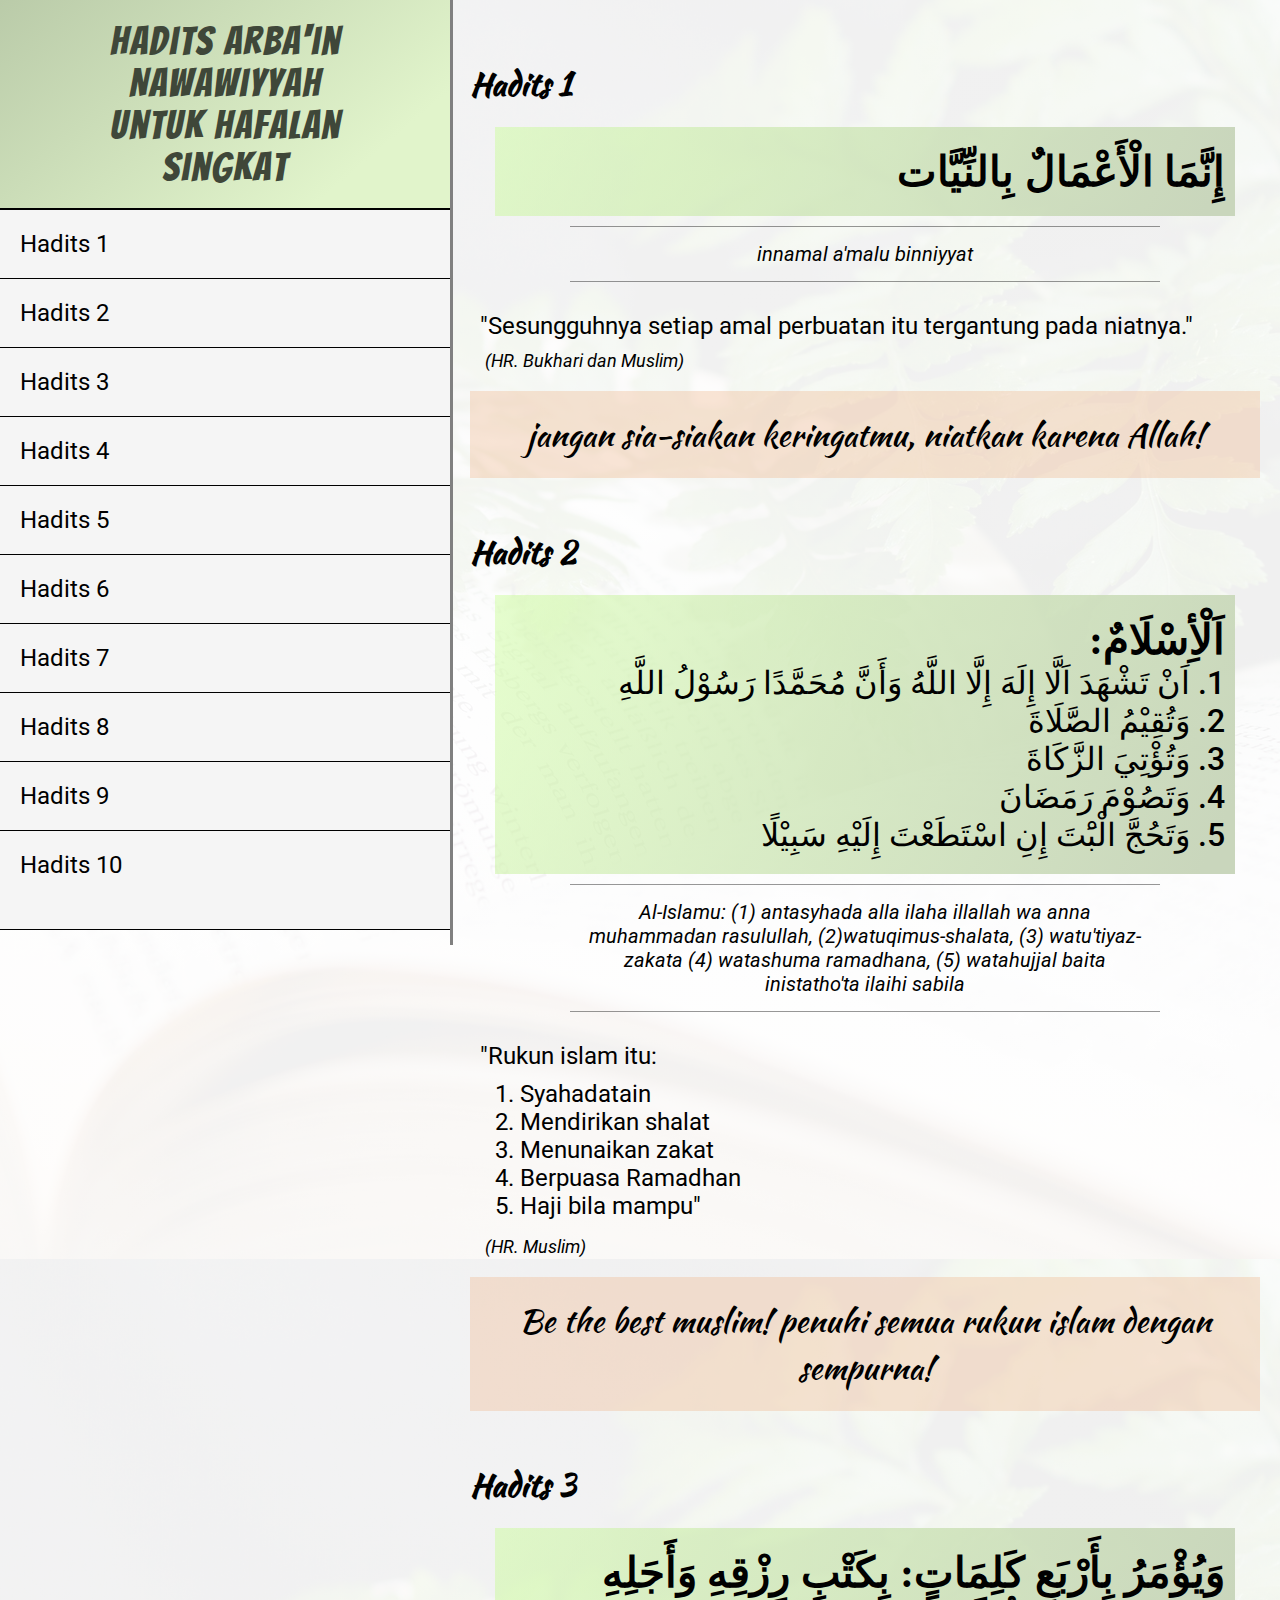
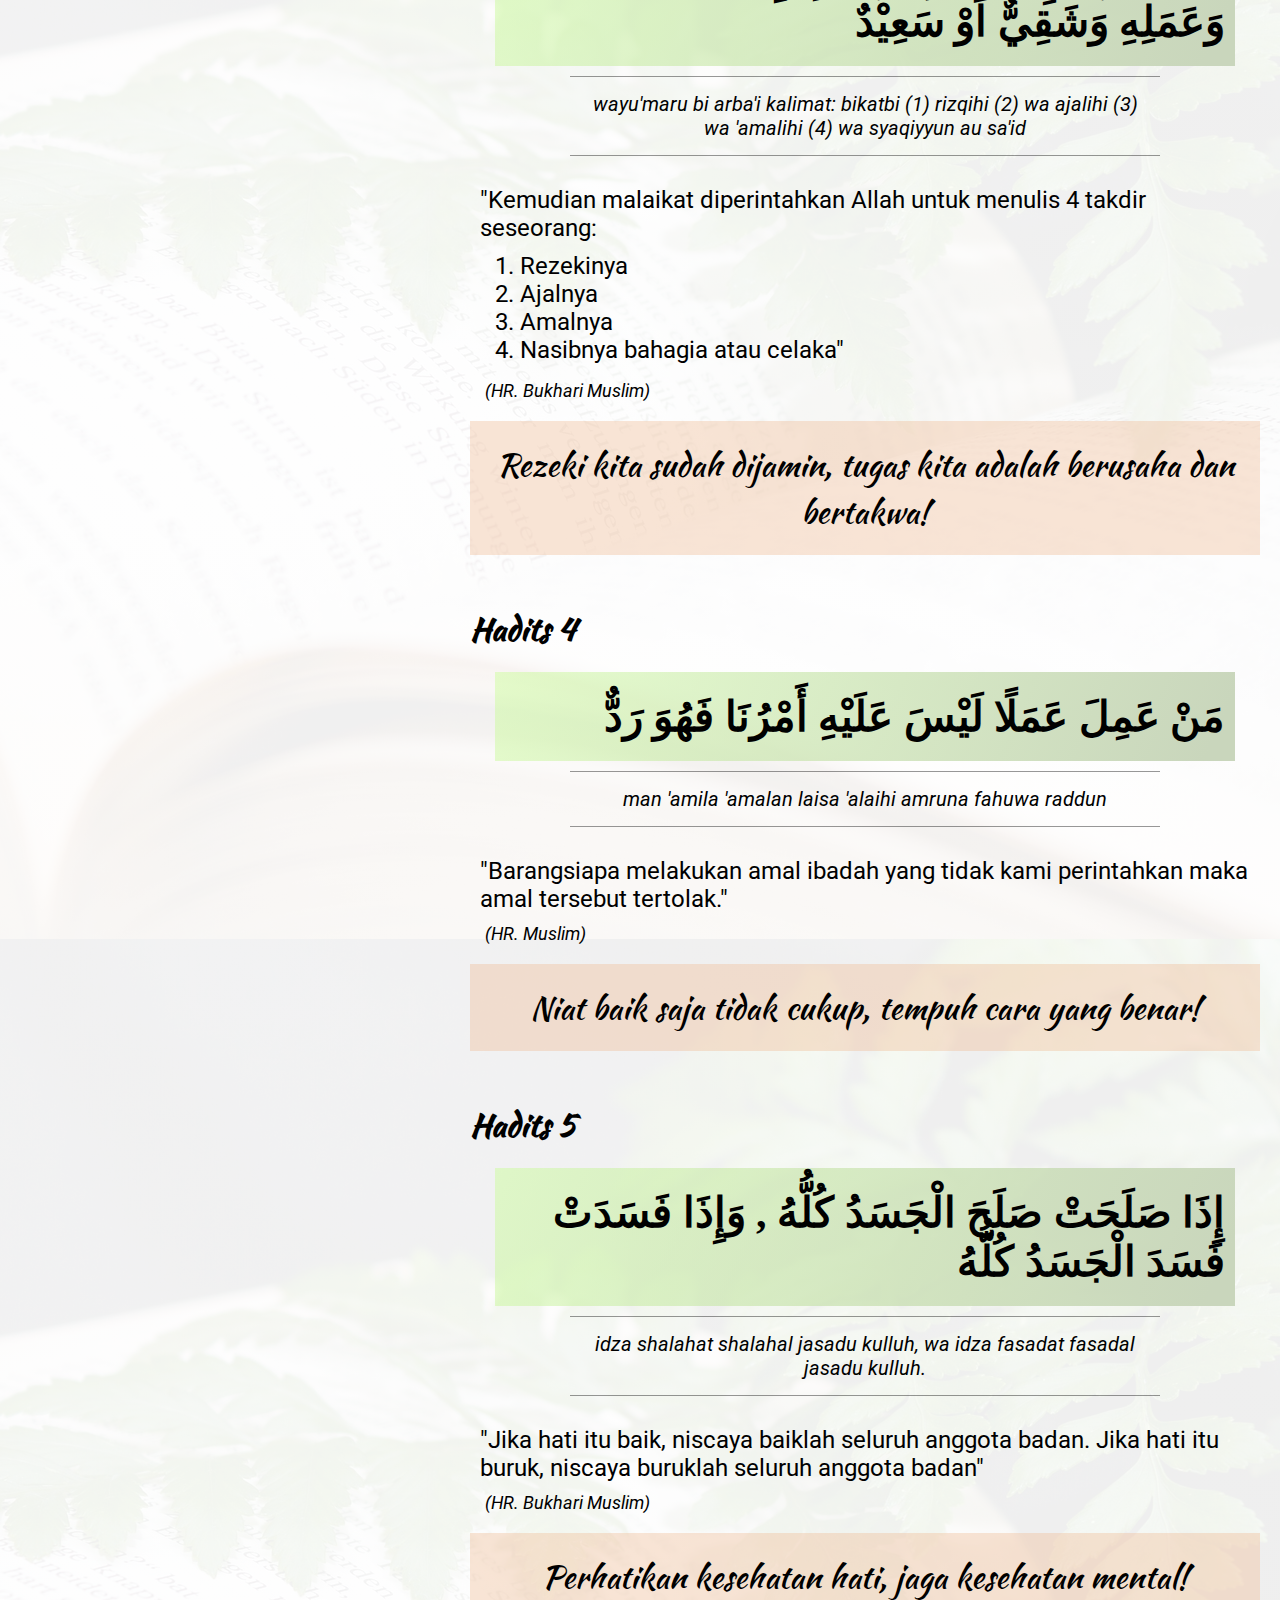
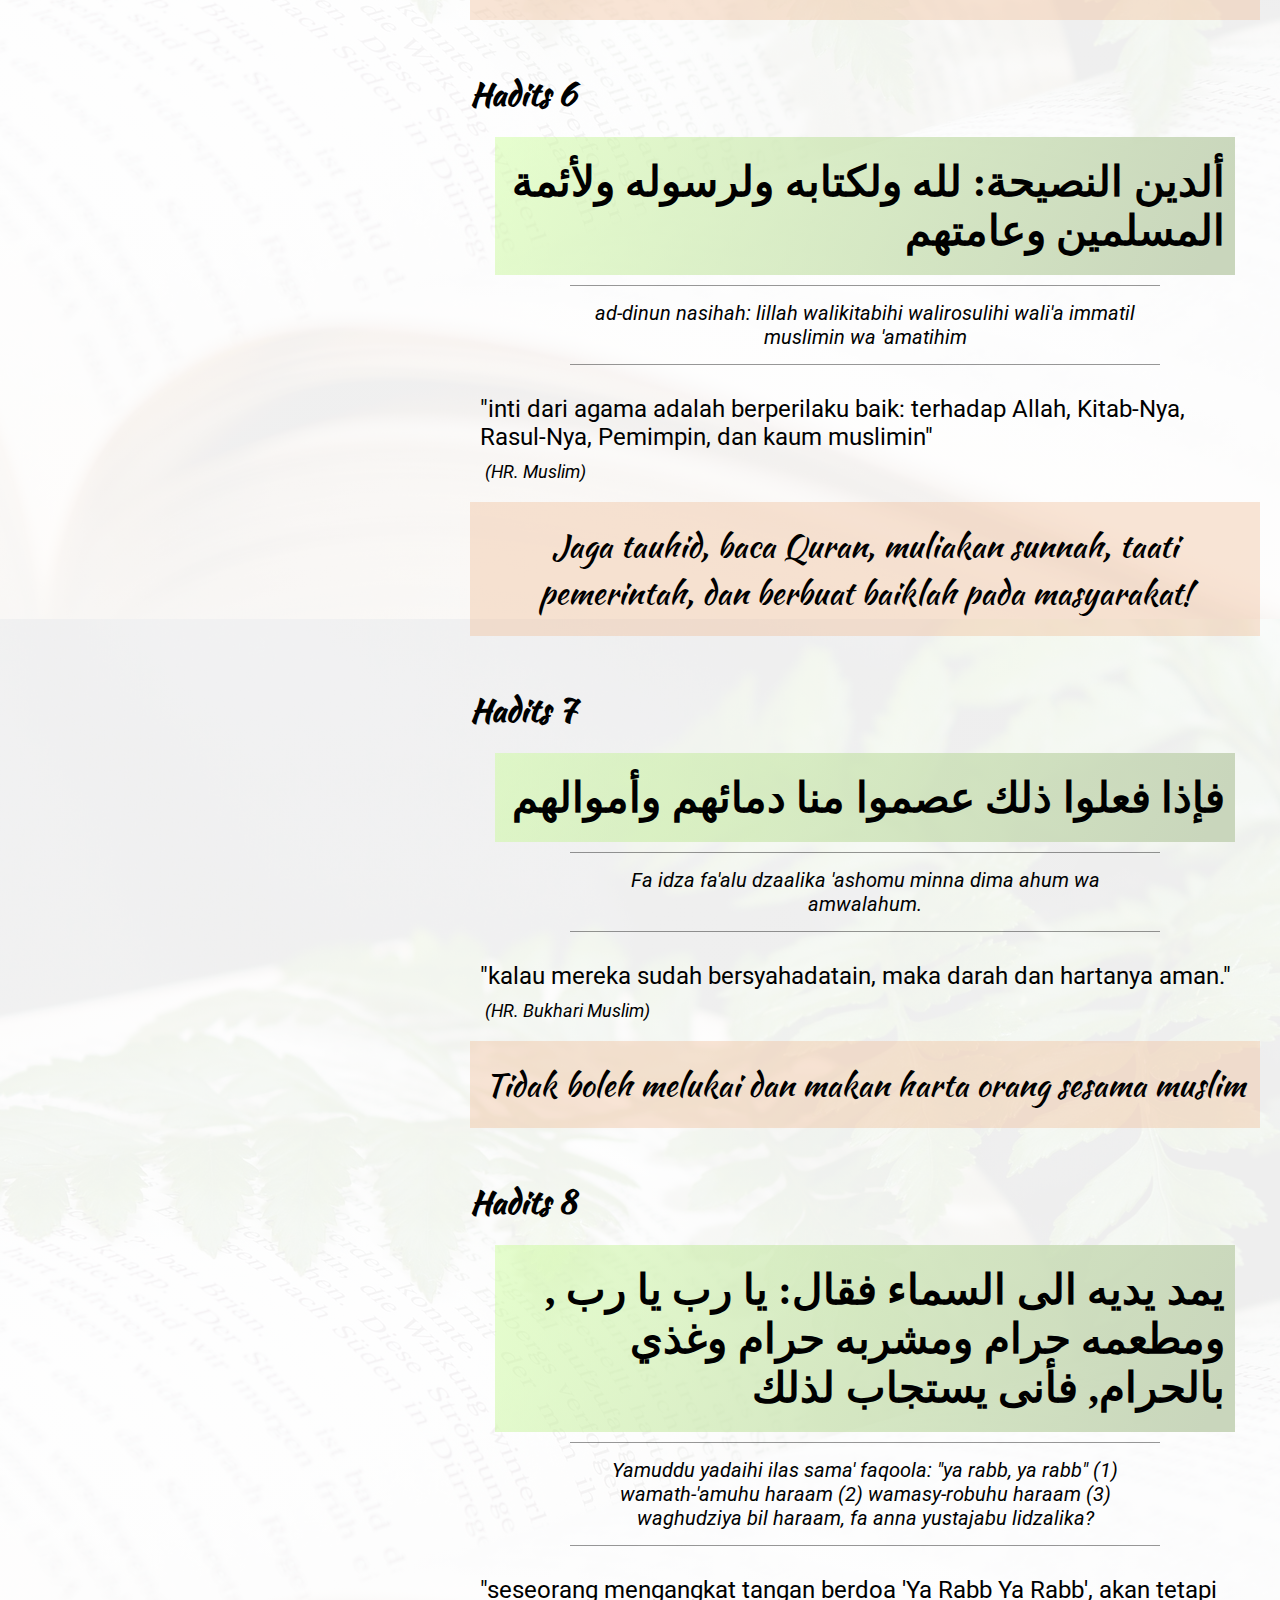
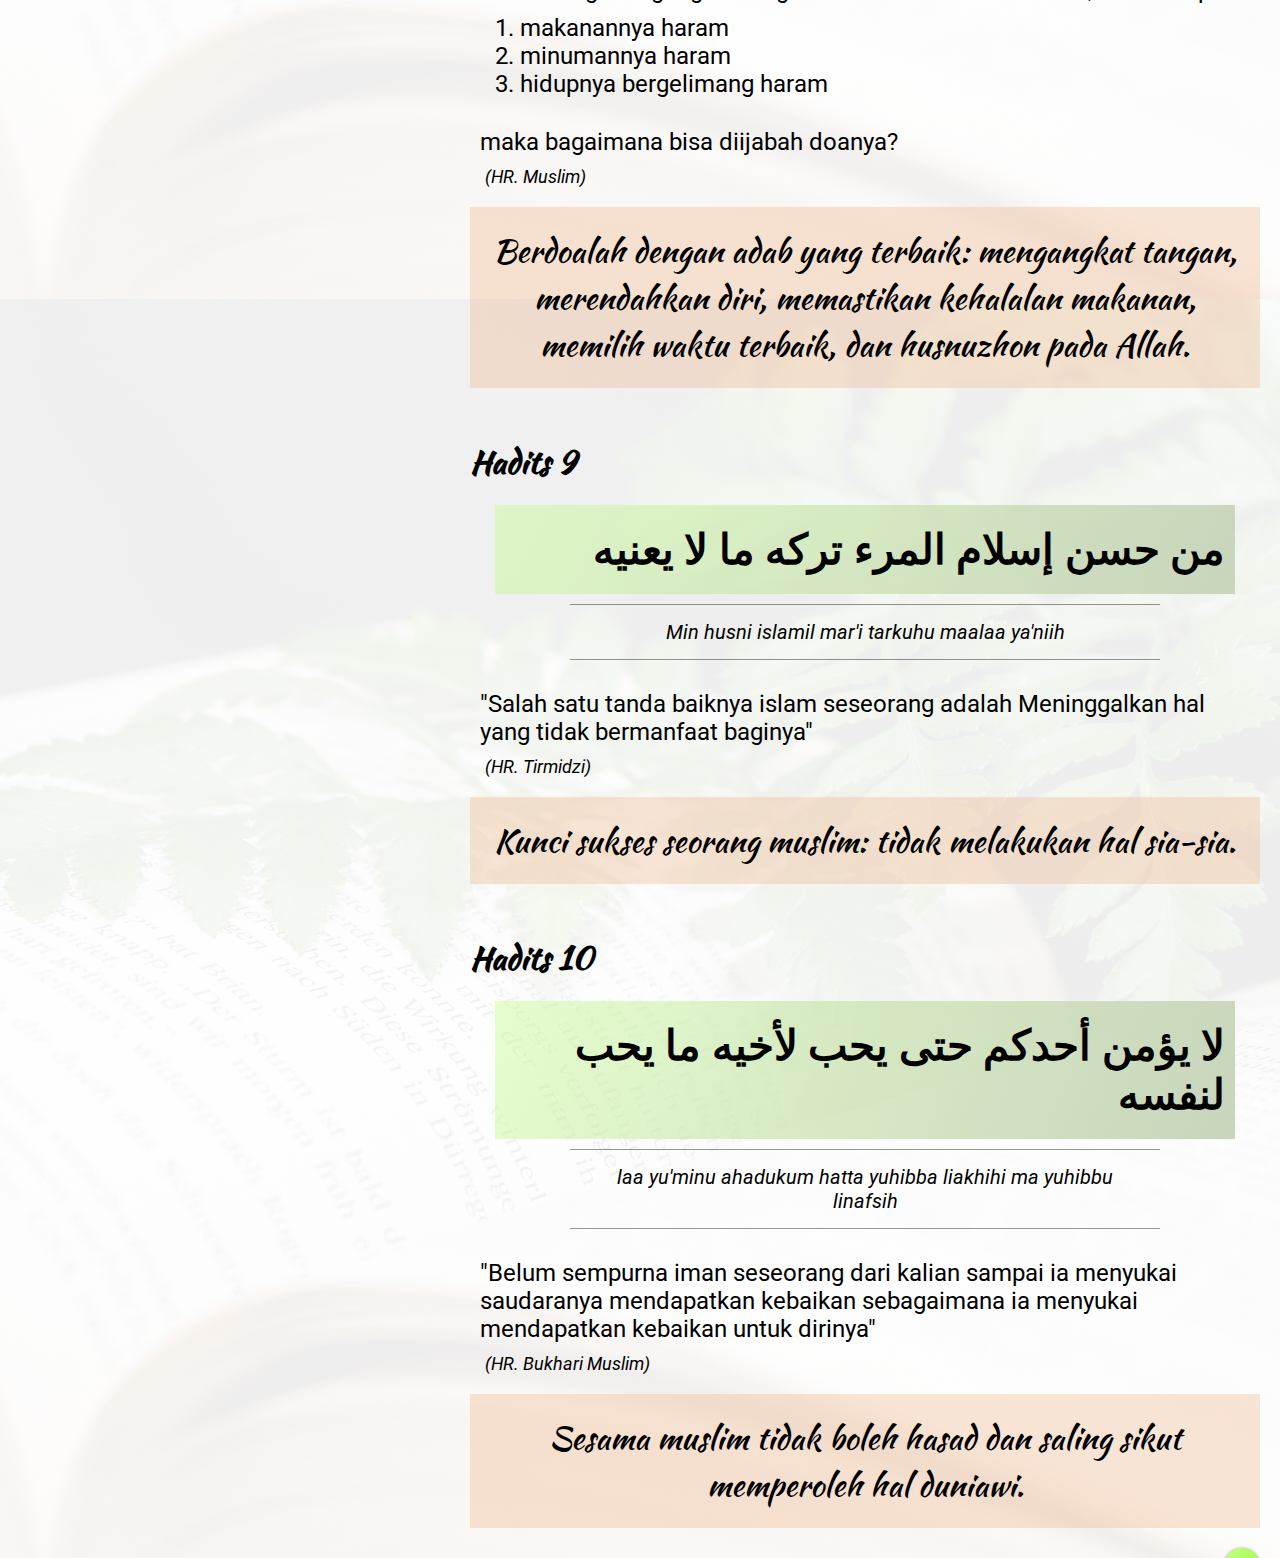
<file: soal4-Technicaldoc/index.html>
<!DOCTYPE html>
<html lang="en">
<head>
    <meta charset="UTF-8">
    <meta name="viewport" content="width=device-width, initial-scale=1.0">
    <title>Arba'in Nawawiyyah</title>
    <link rel="stylesheet" href="sekin.css">
</head>
<body>
<div id="mainelement">
    <div id="nav-bar">
        <nav id="navbar">
            <header class="main-header">Hadits Arba'in Nawawiyyah untuk Hafalan Singkat</header>
            <div class="navigasi">
            <ul>
                <a href="#hadits_1"><li class="nav-link">Hadits 1</li></a>
                <a href="#hadits_2"><li class="nav-link">Hadits 2</li></a>
                <a href="#hadits_3"><li class="nav-link">Hadits 3</li></a>
                <a href="#hadits_4"><li class="nav-link">Hadits 4</li></a>
                <a href="#hadits_5"><li class="nav-link">Hadits 5</li></a>
                <a href="#hadits_6"><li class="nav-link">Hadits 6</li></a>
                <a href="#hadits_7"><li class="nav-link">Hadits 7</li></a>
                <a href="#hadits_8"><li class="nav-link">Hadits 8</li></a>
                <a href="#hadits_9"><li class="nav-link">Hadits 9</li></a>
                <a href="#hadits_10"><li class="nav-link">Hadits 10</li></a>
            </ul>
            </div>
        </nav>
    </div>
    <div id="main-doc">
        <sec class="main-section" id="hadits_1">
        <div class="main-section">
            <header id="hadits_1">Hadits 1</header>
            <code>إِنَّمَا الْأَعْمَالٌ بِالنِّيَّات</code>
            <p class="latin">innamal a'malu binniyyat</p>
            <p class="arti">"Sesungguhnya setiap amal perbuatan itu tergantung pada niatnya."</p>
            <p class="riwayat" >(HR. Bukhari dan Muslim)</p>
            <p class="quotes">jangan sia-siakan keringatmu, niatkan karena Allah!</p>
        </div>
        </sec>
        <sec class="main-section" id=" hadits_2">
            <header id="hadits_2">Hadits 2</header>
            <code>اَلْأِسْلَامٌ:
                <ol>
                <li>اَنْ تَشْهَدَ اَلَّا إِلَهَ إِلَّا اللَّهُ وَأَنَّ مُحَمَّدًا رَسُوْلُ اللَّهِ</li>
                <li>وَتُقِيْمُ الصَّلَاةَ</li>
                <li>وَتُؤْتِيَ الزَّكَاةَ</li>
                <li>وَتَصُوْمَ رَمَضَانَ</li>
                <li>وَتَحُجَّ الْبَْتَ إِنِ اسْتَطَعْتَ إِلَيْهِ سَبِيْلًا</li>
                </ol>
            </code>
            <p class="latin">Al-Islamu: (1) antasyhada alla ilaha illallah wa anna muhammadan rasulullah, (2)watuqimus-shalata, (3) watu'tiyaz-zakata (4) watashuma ramadhana, (5) watahujjal baita inistatho'ta ilaihi sabila</p>
            <p class="arti">"Rukun islam itu:
                <ol>
                <li>Syahadatain</li>
                <li>Mendirikan shalat</li>
                <li>Menunaikan zakat</li>
                <li>Berpuasa Ramadhan</li>
                <li>Haji bila mampu"</li>
                </ol>
            </p>
            <p class="riwayat">(HR. Muslim)</p>
            <p class="quotes">Be the best muslim! penuhi semua rukun islam dengan sempurna!</p>
        </sec>
        <sec class="main-section" id="hadits_3">
            <header id="hadits_3">Hadits 3</header>
            <code> وَيُؤْمَرُ بِأَرْبَعِ كَلِمَاتٍ: بِكَتْبِ رِزْقِهِ وَأَجَلِهِ وَعَمَلِهِ وَشَقِيٌّ اَوْ سَعِيْدٌ</code>
            <p class="latin">wayu'maru bi arba'i kalimat: bikatbi (1) rizqihi (2) wa ajalihi (3) wa 'amalihi (4) wa syaqiyyun au sa'id</p>
            <p class="arti">"Kemudian malaikat diperintahkan Allah untuk menulis 4 takdir seseorang:
                <ol>
                <li>Rezekinya</li>
                <li>Ajalnya</li>
                <li>Amalnya</li>
                <li>Nasibnya bahagia atau celaka"</li>
                </ol>
            </p>
            <p class="riwayat">(HR. Bukhari Muslim)</p>
            <p class="quotes">Rezeki kita sudah dijamin, tugas kita adalah berusaha dan bertakwa!</p>
        </sec>
        <sec class="main-section" id="hadits_4">
            <header id="hadits_4">Hadits 4</header>
            <code>مَنْ عَمِلَ عَمَلًا لَيْسَ عَلَيْهِ أَمْرُنَا فَهُوَ رَدٌّ</code>
            <p class="latin">man 'amila 'amalan laisa 'alaihi amruna fahuwa raddun</p>
            <p class="arti">"Barangsiapa melakukan amal ibadah yang tidak kami perintahkan maka amal tersebut tertolak."</p>
            <p class="riwayat">(HR. Muslim)</p>
            <p class="quotes">Niat baik saja tidak cukup, tempuh cara yang benar!</p>
        </sec>
        <sec class="main-section" id="hadits_5">
            <header id="hadits_5">Hadits 5</header>
            <code>إِذَا صَلَحَتْ صَلَحَ الْجَسَدُ كُلُّهُ , وَإِذَا فَسَدَتْ فَسَدَ الْجَسَدُ كُلُّهُ</code>
            <p class="latin">idza shalahat shalahal jasadu kulluh, wa idza fasadat fasadal jasadu kulluh.</p>
            <p class="arti">"Jika hati itu baik, niscaya baiklah seluruh anggota badan. Jika hati itu buruk, niscaya buruklah seluruh anggota badan"</p>
            <p class="riwayat">(HR. Bukhari Muslim)</p>
            <p class="quotes">Perhatikan kesehatan hati, jaga kesehatan mental!</p>
        </sec>
        <sec class="main-section" id="hadits_6">
            <header id="hadits_6">Hadits 6</header>
            <code>ألدين النصيحة: لله ولكتابه ولرسوله ولأئمة المسلمين وعامتهم</code>
            <p class="latin">ad-dinun nasihah: lillah walikitabihi walirosulihi wali'a immatil muslimin wa 'amatihim</p>
            <p class="arti">"inti dari agama adalah berperilaku baik: terhadap Allah, Kitab-Nya, Rasul-Nya, Pemimpin, dan kaum muslimin"</p>
            <p class="riwayat">(HR. Muslim)</p>
            <p class="quotes">Jaga tauhid, baca Quran, muliakan sunnah, taati pemerintah, dan berbuat baiklah pada masyarakat!</p>
        </sec>
        <sec class="main-section" id="hadits_7">
            <header id="hadits_7">Hadits 7</header>
            <code>فإذا فعلوا ذلك عصموا منا دمائهم وأموالهم</code>
            <p class="latin">Fa idza fa'alu dzaalika 'ashomu minna dima ahum wa amwalahum.</p>
            <p class="arti">"kalau mereka sudah bersyahadatain, maka darah dan hartanya aman."</p>
            <p class="riwayat">(HR. Bukhari Muslim)</p>
            <p class="quotes">Tidak boleh melukai dan makan harta orang sesama muslim</p>
        </sec>
        <sec class="main-section" id="hadits_8">
            <header id="hadits_8">Hadits 8</header>
            <code>يمد يديه الى السماء فقال: يا رب يا رب , ومطعمه حرام ومشربه حرام وغذي بالحرام, فأنى يستجاب لذلك</code>
            <p class="latin">Yamuddu yadaihi ilas sama' faqoola: "ya rabb, ya rabb" 
                (1)
                    wamath-'amuhu haraam
                  (2)  wamasy-robuhu haraam
                  (3)  waghudziya bil haraam,
                fa anna yustajabu lidzalika?
            </p>
            <p class="arti">"seseorang mengangkat tangan berdoa 'Ya Rabb Ya Rabb', akan tetapi
                <ol>
                    <li>makanannya haram</li>
                    <li>minumannya haram</li>
                    <li>hidupnya bergelimang haram</li>
                </ol>
                </p><p class="arti">
                maka bagaimana bisa diijabah doanya?
            </p>
            <p class="riwayat">(HR. Muslim)</p>
            <p class="quotes">Berdoalah dengan adab yang terbaik: mengangkat tangan, merendahkan diri, memastikan kehalalan makanan, memilih waktu terbaik, dan husnuzhon pada Allah.</p>
        </sec>
        <sec class="main-section" id="hadits_9">
            <header id="hadits_9">Hadits 9</header>
            <code>من حسن إسلام المرء تركه ما لا يعنيه</code>
            <p class="latin">Min husni islamil mar'i tarkuhu maalaa ya'niih</p>
            <p class="arti">"Salah satu tanda baiknya islam seseorang adalah Meninggalkan hal yang tidak bermanfaat baginya"</p>
            <p class="riwayat">(HR. Tirmidzi)</p>
            <p class="quotes">Kunci sukses seorang muslim: tidak melakukan hal sia-sia.</p>
        </sec>
        <sec class="main-section" id="hadits_10">
            <header id="hadits_10">Hadits 10</header>
            <code>لا يؤمن أحدكم حتى يحب لأخيه ما يحب لنفسه</code>
            <p class="latin">laa yu'minu ahadukum hatta yuhibba liakhihi ma yuhibbu linafsih</p>
            <p class="arti">"Belum sempurna iman seseorang dari kalian sampai ia menyukai saudaranya mendapatkan kebaikan sebagaimana ia menyukai mendapatkan kebaikan untuk dirinya"</p>
            <p class="riwayat">(HR. Bukhari Muslim)</p>
            <p class="quotes">Sesama muslim tidak boleh hasad dan saling sikut memperoleh hal duniawi. </p>
        </sec>
        <a href="#mainelement"><button id="mybtn">UP</button></a>
</body>
    </div>
</div>

</html>
</file>
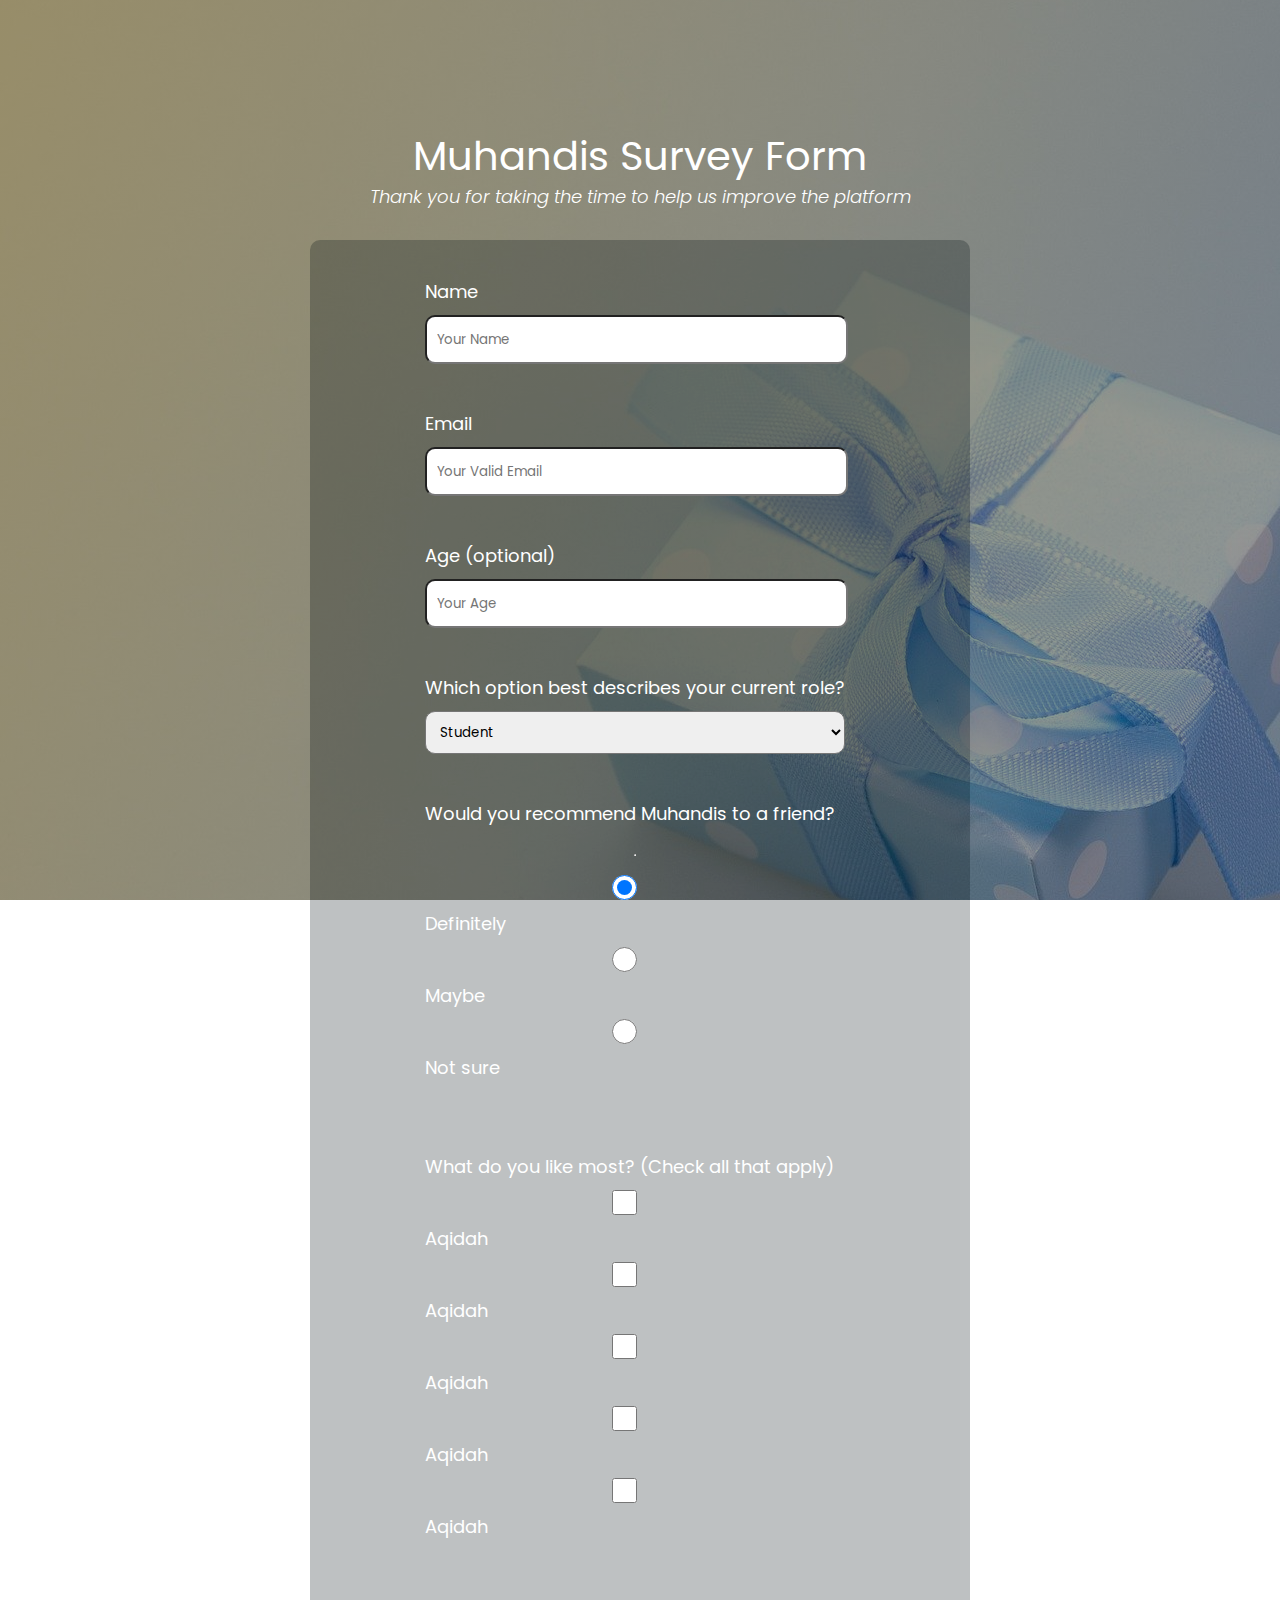
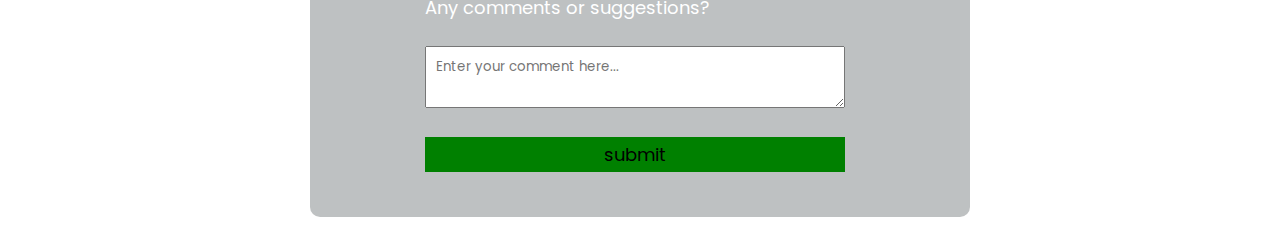
<file: soal2_form/form.html>
<!DOCTYPE html>
<html lang="en">
<head>
    <meta charset="UTF-8">
    <meta name="viewport" content="width=device-width, initial-scale=1.0">
   <link rel="stylesheet" href="skin.css">
    <title>Survey Form</title>
</head>
<body>
    <div id="title">
        <h1>Muhandis Survey Form</h1>
    </div>
    <div id="description">
            <p>Thank you for taking the time to help us improve the platform</p>
    </div>
    <div id="container">
        <form id="survey-form">
            <p id="name-label">
                <label>Name</label>
                <input id="name" type="text" class="ini" placeholder="Your Name" required>
            </p>
            <p id="email-label">
                <label>Email</label>
                <input id="email" type="email" class="ini" placeholder="Your Valid Email" required>
            </p>
            <p id="number-label">
                <label>Age <span class="smaller-text">(optional)</span></label>
                <input type="number" class="age ini" min="10" max="100" placeholder="Your Age">
            </p>
            <p id="dropdown">
                <label>Which option best describes your current role?</label>
                <select id="dropdown">
                    <option value="student">Student</option>
                    <option value="fulltimejob">Full Time Job</option>
                    <option value="parttimejob">Part Time Job</option>
                    <option value="prefernottosay">Prefer not to say</option>
                    <option value="other">Other</option>
                </select>
            </p>
            <p id="radio">
                <label>Would you recommend Muhandis to a friend?</label>
                <hr>
                <input class="radio" type="radio" name="radio" checked> Definitely
                <input class="radio" type="radio" name="radio"> Maybe
                <input class="radio" type="radio" name="radio"> Not sure
            </p>
            <p id="checkboxes">
                <div><label>
                    What do you like most? <span class="smaller-text" >(Check all that apply)</span>
                </label>
                </div>
                <div><label for="checkboxes"><input type="checkbox" class="input-radio"><span>Aqidah</span>
                </label><label for="checkboxes"><input type="checkbox" class="input-radio"><span>Aqidah</span>
                </label><label for="checkboxes"><input type="checkbox" class="input-radio"><span>Aqidah</span>
                </label><label for="checkboxes"><input type="checkbox" class="input-radio"><span>Aqidah</span>
                </label><label for="checkboxes"><input type="checkbox" class="input-radio"><span>Aqidah</span>
                </label>
                </div>
            </p>
            <p id="textarea">
                <label for="textarea">
                    Any comments or suggestions?
                </label>
                <textarea id="textarea" placeholder="Enter your comment here..."></textarea>
            </p>
            <p>
                <button id="submit" inputmode="submit">submit</button>
            </p>
        </form>
    </div>
</body>
</html>
</file>
<file: soal4-Technicaldoc/sekin.css>
@import url('https://fonts.googleapis.com/css2?family=Bangers&family=Kaushan+Script&family=Roboto&display=swap');

*{
    font-family: Roboto;
}
body{
    background-image: repeating-linear-gradient(115deg,rgba(255, 255, 255, 0.95),rgba(255, 255, 255, 0.93)), url(book-3095456_1920.jpg);
    background-position: center;
    margin: 0;
    padding: 0;
    box-sizing: border-box;
}
#nav-bar{
    display: flex;
    flex-direction: column;
}
#navbar{
    display: flex;
    flex-direction: column;
    background-color: white;
    padding:0;
    margin-bottom: 15px;

}
.main-header{
    font-size: 2.5rem;
    text-align: center;
    padding: 20px 20%;
    background-image: linear-gradient(140deg, rgb(186, 203, 169), rgb(225, 244, 203) 80%);
    color: rgb(63, 71, 57);
    font-family: "Bangers";
    letter-spacing:2px;
    z-index: 10;
}
@media (max-width:960px){
    .main-header::after{
        animation: kiri 2s ease-in-out infinite alternate both;
        content: "";
        background-image:linear-gradient(rgb(150, 177, 123),rgb(201, 214, 188)) ;
        border-radius: 50%;
        position: absolute;
        height: 200px;
        width: 200px;
        top: -40px;
        box-shadow: 0 3px 10px;
        z-index: -1;
        overflow: hidden;
    }
    .navigasi{
        border-bottom: 3px solid black;
        border-top: 3px solid black;
        z-index: 10;
        height: 300px;
        overflow-y: scroll;
        overflow-x: hidden;
    }
}
@media (min-width:960px){
    #mainelement{
        display: flex;
    }
    #nav-bar{
        max-width: 800px;
        border-right: 3px solid gray;
        position: fixed;
    }
    #navbar{
        width: 450px;
    }
    #navbar ul{
        overflow-y: scroll;
        overflow-x: hidden;
        padding: 0;
    }
    #main-doc{
        margin-left: 450px;
    }
}
@keyframes kiri{
    0%{left:-40px}
    50%{left:-50px;}
    100%{left:-40px};
}

#navbar ul{
    background: whitesmoke;
    border-top: solid 1px black;
    border-bottom: solid 1px black;
    margin: 0;
    padding:0;
    list-style-type: none;
    text-decoration: none;
    overflow-y: auto;
    overflow-x: hidden;
    height: 80vh;

}
a{
    text-decoration: none;
}
#navbar ul li{
    padding: 20px;
    color: black;
    font-size: 24px;
    border-top: solid 1px black;
    cursor: pointer;
}
#navbar ul li:hover{
    background-color: rgb(224, 224, 224);
    transform: scale(1.01);
}
#main-doc{
    padding: 10px 20px;

}
.main-section header{
    font-size: 32px;
    margin: 50px 0 10px;
    font-weight: 600;
    font-family: Kaushan script;
}
.main-section code{
    background-image:linear-gradient(115deg,rgba(195, 255, 136, 0.404),rgb(201, 214, 188) 96%) ;
    display: block;
    margin: 20px 25px 10px;
    padding: 20px 10px;
    font-size: 42px;
    font-family: "adobe arabic";
    text-align: right;
    list-style-position: inside;
    direction: rtl;
    font-weight: 600;
}
.main-section .latin{
    text-align: center;
    font-size: 20px;
    font-style: italic;
    margin: 0 100px;
    padding: 15px;
    border-bottom: 1px solid rgba(0, 0, 0, 0.404);
    border-top: 1px solid rgba(0, 0, 0, 0.404);
}
.main-section code ol{
    margin: 0;
    padding: 0;
    font-weight: 500;
    font-size: 32px;
}
.main-section .arti{
    font-size: 24px;
    text-align: left;

    margin: 30px 10px 10px;
    position: relative;
}
ol{
    font-size: 24px;
    margin: 0px 10px;
}
.main-section .riwayat{
    text-align: left;
    font-style: italic;
    font-size: 18px;
    margin: 0 0 0 15px;
}
.main-section .quotes{
    margin:0;
    background-color: rgb(241, 191, 152,.4);
    color: black;
    padding: 20px 10px;
    margin: 20px 0;
    text-align: center;
    font-size: 32px;
    font-family: Kaushan script;
}
a button{
    position: fixed; 
    z-index: 99;
    border: none;
    outline: none;
    box-shadow: 0 0 3px rgba(0, 0, 0, 0.3);
    color: black;
    cursor: pointer;
    padding: 10px;
    border-radius: 50%; 
    right: 20px;
    animation: righte 2s ease-in-out infinite alternate both;
    background-image:linear-gradient(115deg, rgba(195, 255, 136),rgb(160, 253, 67));
}

@keyframes righte{
    0%{bottom: 20px}
    50%{bottom: 25px}
    100%{bottom: 20px};
}
</file>
<file: soal2_form/skin.css>
@import url('https://fonts.googleapis.com/css2?family=Poppins:wght@300;400&display=swap');
*{
    font-family: 'poppins', sans-serif;

}
body{
    font-family: 'poppins', sans-serif;
    color: white;
    background-image: linear-gradient(115deg,rgba(124, 102, 43, 0.7),rgba(0, 0, 0, 0.4)), url(gift-548290_1920.jpg);
    background-attachment: fixed;
    background-position: center;
    text-align: center;
}

#title{
    margin: 10% 0 0px 0;
}
#title h1{
    font-size: 40px;
    font-weight: 400;
}
#description{
    margin: -30px 0 25px;
    font-style: italic;
    font-weight: 300;
    font-size: 18px;

}
#container{
    background-color: rgba(1, 10, 14, 0.253);
    margin: 30px auto;
    padding: 20px 10px 30px 0px;
    text-align: left;
    font-size: 18px;
    display: flex;
    flex-direction: column;
    justify-content: center;
    align-items: center;
    width: 50%;
    border-radius: 10px;
    min-width: 650px;

}
@media (max-width: 750px) {
    #container{
        min-width: 450px;
        width:500px;
        padding: 5%;
    }
}
@media (max-width: 550px) {
    #container{
        width: 100%;
        position: relative;
        margin: 10px -20px;
        padding: auto;
    }

}

#survey-form{
    display: flex;
    flex-direction: column;
}

input{
    display: flex;
    width: 95%;
    height: 25px;
    border-radius: 10px;
    padding:10px;
    margin: 10px 0;
    position: relative;
}
select{
    display: flex;
    align-items: flex-start;
    width: 100%;
    margin: 10px 0;
    padding: 10px;
    color: black;
    border-radius: 10px;
}

.radio,
.checkboxes{

    
}
p #textarea{
    margin-bottom: 25px;
}
#textarea #textarea{
    margin-top: 25px;
}

textarea{
    display: flex;
    flex-direction: column;
    box-sizing: border-box;
    width: 100% !important;
    resize: vertical;
    padding: 10px;
    
}
button{
  border: none;
  margin: -2rem 0;
  font: inherit;
  display: block;
  cursor: pointer;
  width: 100%;
  padding: 0.25rem;
  background-color: green;
    
}
</file>
